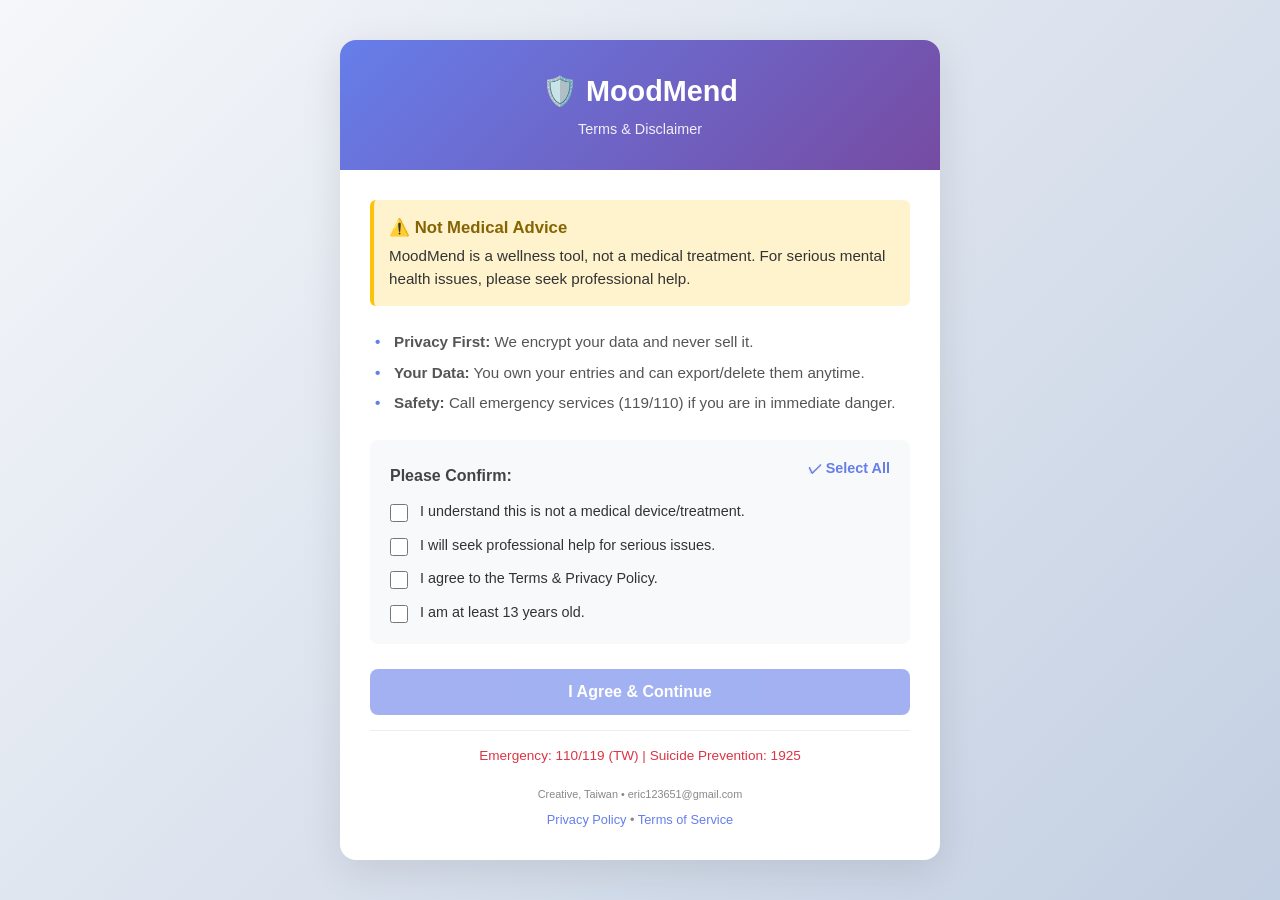
<file: index.html>
<!DOCTYPE html>
<html lang="zh-TW">

<head>
    <meta charset="UTF-8">
    <meta http-equiv="refresh" content="0;url=disclaimer.html">
    <meta name="viewport" content="width=device-width, initial-scale=1.0">
    <title>MoodMend - Loading...</title>
    <style>
        body {
            font-family: -apple-system, BlinkMacSystemFont, 'Segoe UI', Roboto, sans-serif;
            display: flex;
            justify-content: center;
            align-items: center;
            min-height: 100vh;
            margin: 0;
            background: linear-gradient(135deg, #667eea 0%, #764ba2 100%);
            color: white;
            text-align: center;
        }

        .container {
            padding: 40px;
        }

        h1 {
            font-size: 2.5em;
            margin-bottom: 20px;
        }

        p {
            font-size: 1.2em;
            opacity: 0.9;
        }

        a {
            color: white;
            text-decoration: underline;
        }

        .spinner {
            width: 50px;
            height: 50px;
            border: 5px solid rgba(255, 255, 255, 0.3);
            border-top-color: white;
            border-radius: 50%;
            animation: spin 1s linear infinite;
            margin: 30px auto;
        }

        @keyframes spin {
            to {
                transform: rotate(360deg);
            }
        }
    </style>
</head>

<body>
    <div class="container">
        <h1>🌟 MoodMend</h1>
        <div class="spinner"></div>
        <p>Redirecting to MoodMend...</p>
        <p style="font-size: 0.9em; margin-top: 20px;">
            If you are not redirected automatically,
            <a href="disclaimer.html">click here</a>.
        </p>
    </div>
</body>

</html>
</file>
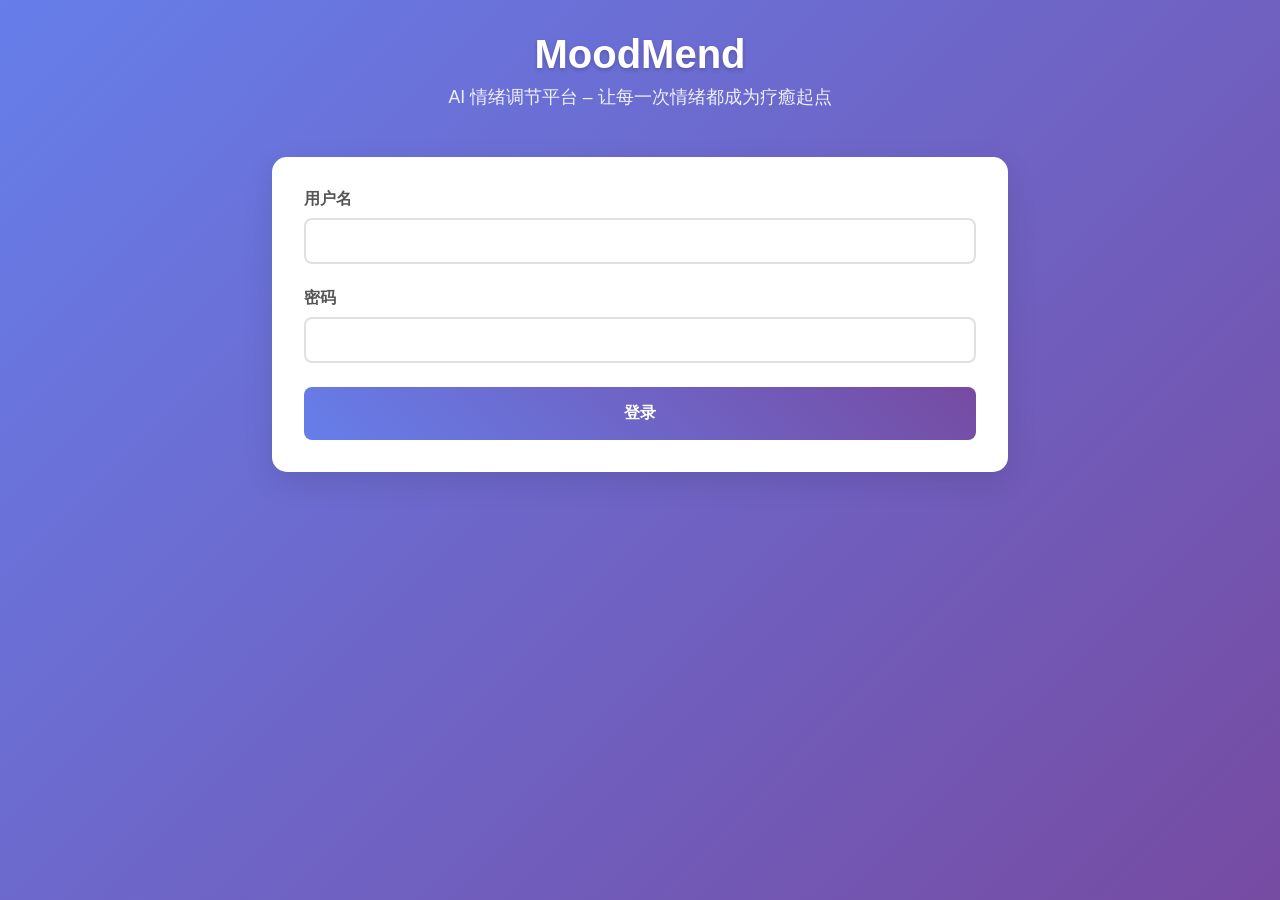
<file: frontend/index.html>
<!DOCTYPE html>
<html lang="zh-CN">
<head>
    <meta charset="UTF-8">
    <meta name="viewport" content="width=device-width, initial-scale=1.0">
    <title>MoodMend - 登录</title>
    <link rel="stylesheet" href="assets/style.css">
</head>
<body>
    <div class="container">
        <header>
            <h1>MoodMend</h1>
            <p>AI 情绪调节平台 – 让每一次情绪都成为疗癒起点</p>
        </header>
        
        <main class="login-form">
            <form id="loginForm">
                <div class="form-group">
                    <label for="username">用户名</label>
                    <input type="text" id="username" name="username" required>
                </div>
                <div class="form-group">
                    <label for="password">密码</label>
                    <input type="password" id="password" name="password" required>
                </div>
                <button type="submit">登录</button>
            </form>
        </main>
    </div>
    
    <script src="assets/script.js"></script>
</body>
</html>
</file>
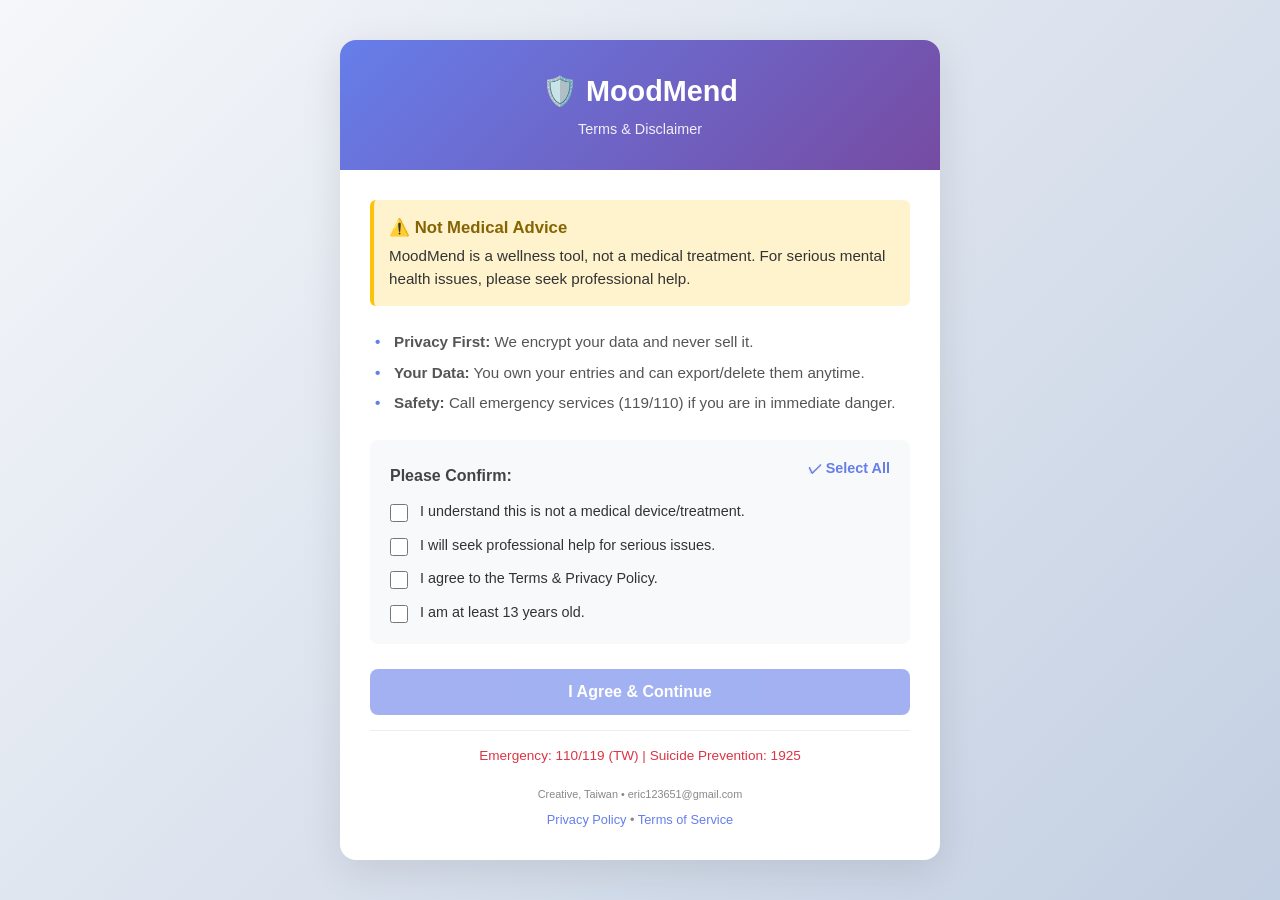
<file: src/frontend/index.html>
<!DOCTYPE html>
<html lang="zh-TW">

<head>
    <meta charset="UTF-8">
    <meta http-equiv="refresh" content="0;url=disclaimer.html">
    <meta name="viewport" content="width=device-width, initial-scale=1.0">
    <title>MoodMend - Loading...</title>
    <!-- PWA -->
    <link rel="manifest" href="/manifest.json">
    <link rel="apple-touch-icon" href="/icons/icon-moodmend.png">
    <meta name="theme-color" content="#FF69B4">
    <script>
        if ('serviceWorker' in navigator) {
            window.addEventListener('load', () => {
                navigator.serviceWorker.register('/sw.js', { scope: '/' });
            });
        }
    </script>
    <style>
        body {
            font-family: -apple-system, BlinkMacSystemFont, 'Segoe UI', Roboto, sans-serif;
            display: flex;
            justify-content: center;
            align-items: center;
            min-height: 100vh;
            margin: 0;
            background: linear-gradient(135deg, #667eea 0%, #764ba2 100%);
            color: white;
            text-align: center;
        }

        .container {
            padding: 40px;
        }

        h1 {
            font-size: 2.5em;
            margin-bottom: 20px;
        }

        p {
            font-size: 1.2em;
            opacity: 0.9;
        }

        a {
            color: white;
            text-decoration: underline;
        }

        .spinner {
            width: 50px;
            height: 50px;
            border: 5px solid rgba(255, 255, 255, 0.3);
            border-top-color: white;
            border-radius: 50%;
            animation: spin 1s linear infinite;
            margin: 30px auto;
        }

        @keyframes spin {
            to {
                transform: rotate(360deg);
            }
        }
    </style>
</head>

<body>
    <div class="container">
        <h1>🌟 MoodMend</h1>
        <div class="spinner"></div>
        <p>Redirecting to MoodMend...</p>
        <p style="font-size: 0.9em; margin-top: 20px;">
            If you are not redirected automatically,
            <a href="disclaimer.html">click here</a>.
        </p>
    </div>
</body>

</html>
</file>
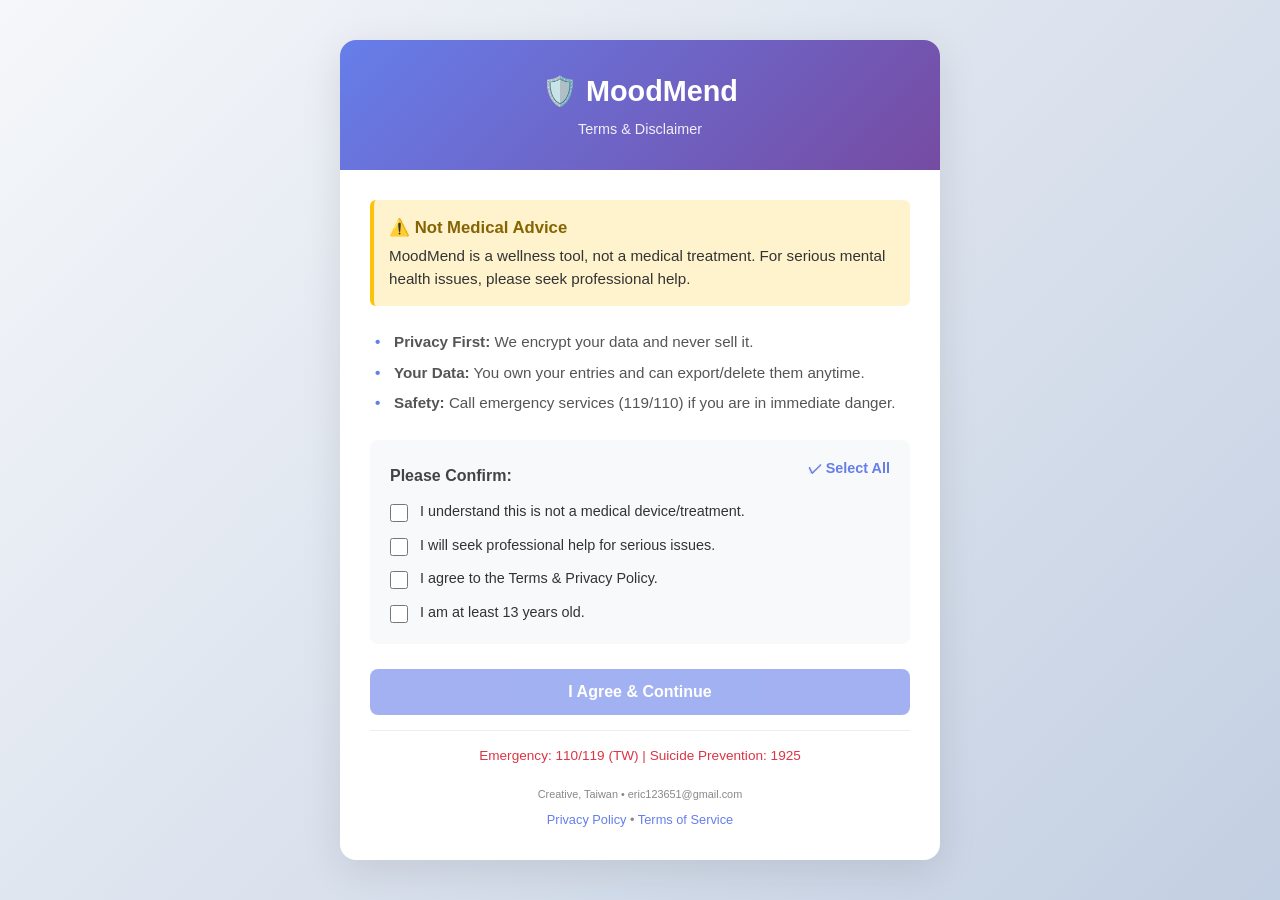
<file: disclaimer.html>
<!DOCTYPE html>
<html lang="zh-TW">

<head>
    <meta charset="UTF-8">
    <meta name="viewport" content="width=device-width, initial-scale=1.0">
    <title>MoodMend - Legal Disclaimer</title>
    <style>
        * {
            margin: 0;
            padding: 0;
            box-sizing: border-box;
        }

        body {
            font-family: -apple-system, BlinkMacSystemFont, 'Segoe UI', Roboto, sans-serif;
            line-height: 1.5;
            color: #333;
            background: linear-gradient(135deg, #f5f7fa 0%, #c3cfe2 100%);
            min-height: 100vh;
            display: flex;
            align-items: center;
            justify-content: center;
            padding: 20px;
        }

        .container {
            width: 100%;
            max-width: 600px;
            background: white;
            border-radius: 16px;
            box-shadow: 0 10px 40px rgba(0, 0, 0, 0.1);
            overflow: hidden;
        }

        .header {
            background: linear-gradient(135deg, #667eea 0%, #764ba2 100%);
            color: white;
            padding: 30px;
            text-align: center;
        }

        .header h1 {
            font-size: 1.8em;
            margin-bottom: 5px;
        }

        .header p {
            opacity: 0.9;
            font-size: 0.9em;
        }

        .content {
            padding: 30px;
        }

        .alert-box {
            background: #fff3cd;
            border-left: 4px solid #ffc107;
            padding: 15px;
            margin-bottom: 25px;
            border-radius: 6px;
            font-size: 0.95em;
        }

        .alert-box h3 {
            color: #856404;
            margin-bottom: 5px;
            font-size: 1.1em;
        }

        .rules-list {
            margin-bottom: 25px;
            font-size: 0.95em;
            color: #555;
        }

        .rules-list ul {
            list-style: none;
        }

        .rules-list li {
            margin-bottom: 8px;
            padding-left: 24px;
            position: relative;
        }

        .rules-list li::before {
            content: "•";
            color: #667eea;
            font-weight: bold;
            position: absolute;
            left: 5px;
        }

        .checkbox-group {
            background: #f8f9fa;
            padding: 20px;
            border-radius: 8px;
            margin-bottom: 25px;
        }

        .checkbox-item {
            display: flex;
            align-items: flex-start;
            margin-bottom: 12px;
            font-size: 0.9em;
        }

        .checkbox-item:last-child {
            margin-bottom: 0;
        }

        .checkbox-item input {
            width: 18px;
            height: 18px;
            margin-right: 12px;
            margin-top: 3px;
            cursor: pointer;
            accent-color: #667eea;
        }

        .checkbox-item label {
            cursor: pointer;
        }

        .actions {
            display: flex;
            flex-direction: column;
            gap: 10px;
        }

        .btn {
            border: none;
            padding: 14px;
            border-radius: 8px;
            font-size: 1em;
            font-weight: 600;
            cursor: pointer;
            transition: all 0.2s;
            width: 100%;
        }

        .btn-primary {
            background: #667eea;
            color: white;
        }

        .btn-primary:hover:not(:disabled) {
            background: #5a6268;
            transform: translateY(-1px);
        }

        .btn-primary:disabled {
            opacity: 0.6;
            cursor: not-allowed;
        }

        .btn-outline {
            background: transparent;
            border: 2px solid #e2e8f0;
            color: #64748b;
        }

        .btn-outline:hover {
            border-color: #cbd5e1;
            color: #475569;
        }

        .select-all-btn {
            background: none;
            border: none;
            color: #667eea;
            font-weight: 600;
            font-size: 0.9em;
            cursor: pointer;
            padding: 0;
            margin-bottom: 15px;
            display: inline-block;
        }

        .select-all-btn:hover {
            text-decoration: underline;
        }

        .footer {
            text-align: center;
            margin-top: 20px;
            font-size: 0.8em;
            color: #888;
        }

        .footer a {
            color: #667eea;
            text-decoration: none;
        }

        .contact-info {
            font-size: 0.85em;
            margin-top: 5px;
        }

        /* Crisis Helper */
        .crisis-line {
            font-size: 0.85em;
            text-align: center;
            color: #dc3545;
            margin-top: 15px;
            padding-top: 15px;
            border-top: 1px solid #eee;
        }
    </style>
</head>

<body>
    <div class="container">
        <div class="header">
            <h1>🛡️ MoodMend</h1>
            <p>Terms & Disclaimer</p>
        </div>

        <div class="content">
            <div class="alert-box">
                <h3>⚠️ Not Medical Advice</h3>
                <p>MoodMend is a wellness tool, not a medical treatment. For serious mental health issues, please seek
                    professional help.</p>
            </div>

            <div class="rules-list">
                <ul>
                    <li><strong>Privacy First:</strong> We encrypt your data and never sell it.</li>
                    <li><strong>Your Data:</strong> You own your entries and can export/delete them anytime.</li>
                    <li><strong>Safety:</strong> Call emergency services (119/110) if you are in immediate danger.</li>
                </ul>
            </div>

            <div class="checkbox-group">
                <div style="display: flex; justify-content: space-between; align-items: center; margin-bottom: 10px;">
                    <h4 style="color: #444;">Please Confirm:</h4>
                    <button class="select-all-btn" onclick="toggleAll()">✓ Select All</button>
                </div>

                <div class="checkbox-item">
                    <input type="checkbox" id="check1" class="term-check" onchange="checkState()">
                    <label for="check1">I understand this is not a medical device/treatment.</label>
                </div>
                <div class="checkbox-item">
                    <input type="checkbox" id="check2" class="term-check" onchange="checkState()">
                    <label for="check2">I will seek professional help for serious issues.</label>
                </div>
                <div class="checkbox-item">
                    <input type="checkbox" id="check3" class="term-check" onchange="checkState()">
                    <label for="check3">I agree to the Terms & Privacy Policy.</label>
                </div>
                <div class="checkbox-item">
                    <input type="checkbox" id="check4" class="term-check" onchange="checkState()">
                    <label for="check4">I am at least 13 years old.</label>
                </div>
            </div>

            <div class="actions">
                <button class="btn btn-primary" id="agreeBtn" disabled onclick="acceptTerms()">I Agree &
                    Continue</button>
            </div>

            <div class="crisis-line">
                Emergency: 110/119 (TW) | Suicide Prevention: 1925
            </div>

            <div class="footer">
                <div class="contact-info">
                    Creative, Taiwan • eric123651@gmail.com
                </div>
                <div style="margin-top: 8px;">
                    <a href="docs/PRIVACY_POLICY.md">Privacy Policy</a> •
                    <a href="docs/TERMS_OF_SERVICE.md">Terms of Service</a>
                </div>
            </div>
        </div>
    </div>

    <script>
        const checkboxes = document.querySelectorAll('.term-check');
        const agreeBtn = document.getElementById('agreeBtn');

        function checkState() {
            const allChecked = Array.from(checkboxes).every(cb => cb.checked);
            agreeBtn.disabled = !allChecked;
        }

        function toggleAll() {
            // Check if all are currently checked
            const allChecked = Array.from(checkboxes).every(cb => cb.checked);

            // Toggle state: if all checked, uncheck all. Otherwise, check all.
            checkboxes.forEach(cb => cb.checked = !allChecked);

            checkState();
        }

        function acceptTerms() {
            localStorage.setItem('moodmend_terms_accepted', 'true');
            localStorage.setItem('moodmend_terms_date', new Date().toISOString());
            window.location.href = 'src/frontend/moodmend_ui_demo.html';
        }

        // Check previous acceptance
        if (localStorage.getItem('moodmend_terms_accepted') === 'true') {
            // window.location.href = 'src/frontend/moodmend_ui_demo.html'; // Uncomment to auto-redirect
        }
    </script>
</body>

</html>
</file>
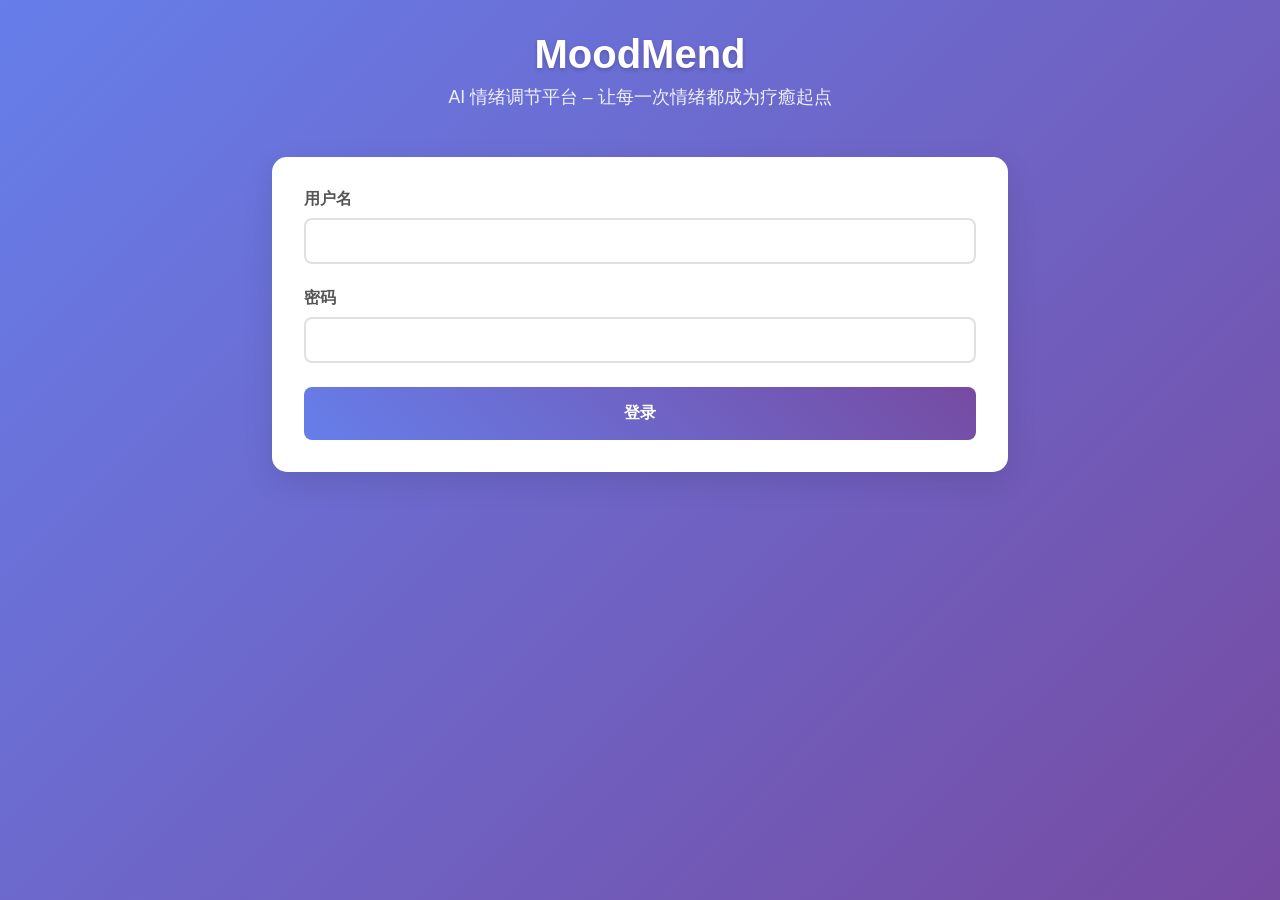
<file: frontend/interact.html>
<!DOCTYPE html>
<html lang="zh-CN">
<head>
    <meta charset="UTF-8">
    <meta name="viewport" content="width=device-width, initial-scale=1.0">
    <title>MoodMend - 情绪互动</title>
    <link rel="stylesheet" href="assets/style.css">
</head>
<body>
    <div class="container">
        <header>
            <h1>MoodMend</h1>
            <p>请分享你的感受</p>
        </header>
        
        <main class="interact-container">
            <div class="voice-input">
                <button id="voiceButton" class="voice-btn">
                    <img src="icons/MoodMend_Voice_Button_Simple.svg" alt="语音输入">
                </button>
                <p id="statusText">点击开始录音</p>
            </div>
            
            <div id="resultContainer" class="hidden">
                <h3>分析结果</h3>
                <div id="emotionBadge" class="emotion-badge">
                    <!-- 情绪徽章将在此显示 -->
                </div>
                <p id="analysisText"></p>
            </div>
        </main>
    </div>
    
    <script src="assets/script.js"></script>
</body>
</html>
</file>
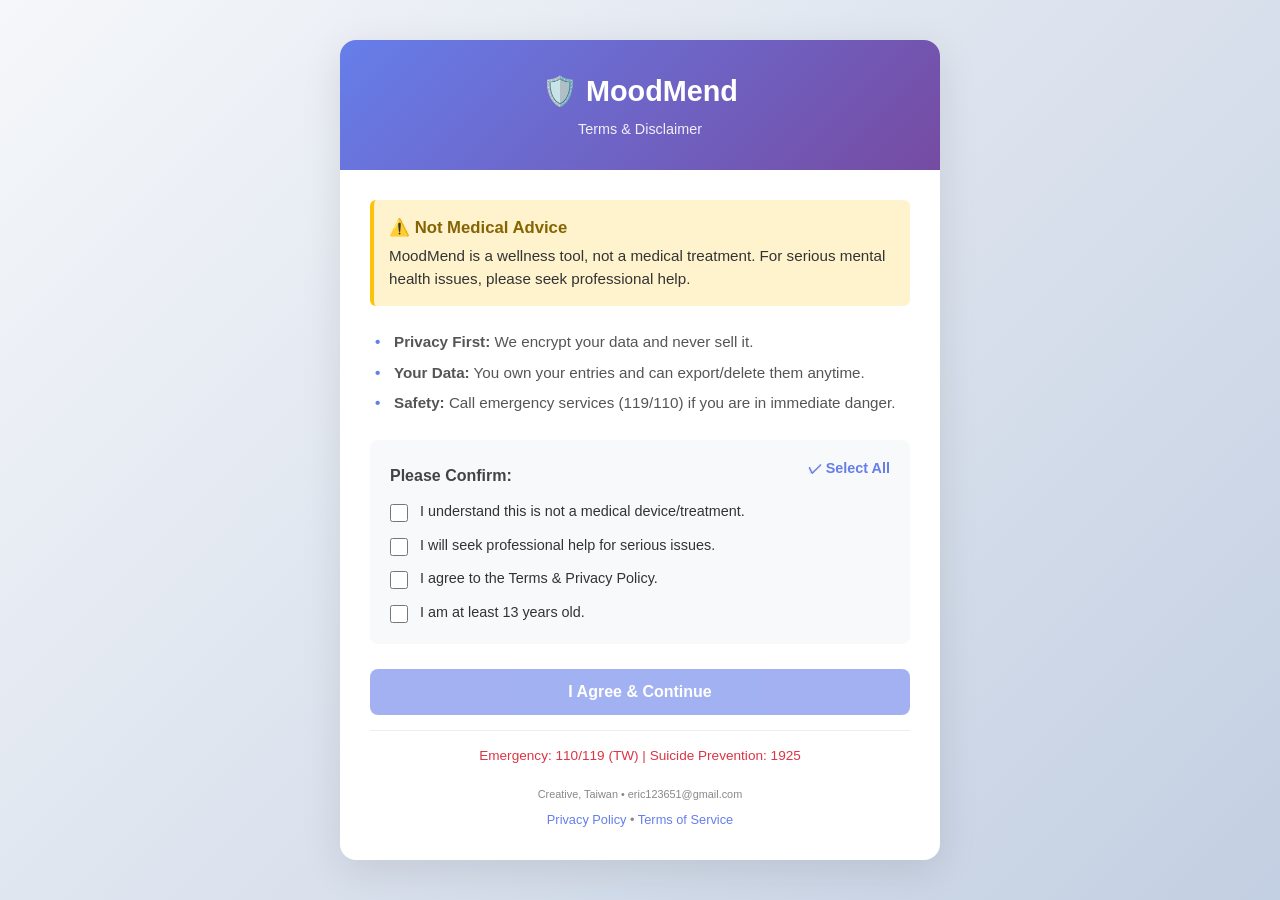
<file: src/frontend/disclaimer.html>
<!DOCTYPE html>
<html lang="zh-TW">

<head>
    <meta charset="UTF-8">
    <meta name="viewport" content="width=device-width, initial-scale=1.0">
    <title>MoodMend - Legal Disclaimer</title>
    <!-- PWA -->
    <link rel="manifest" href="/manifest.json">
    <link rel="apple-touch-icon" href="/icons/icon-moodmend.png">
    <meta name="theme-color" content="#FF69B4">
    <script>
        if ('serviceWorker' in navigator) {
            window.addEventListener('load', () => {
                navigator.serviceWorker.register('/sw.js', { scope: '/' });
            });
        }
    </script>
    <style>
        * {
            margin: 0;
            padding: 0;
            box-sizing: border-box;
        }

        body {
            font-family: -apple-system, BlinkMacSystemFont, 'Segoe UI', Roboto, sans-serif;
            line-height: 1.5;
            color: #333;
            background: linear-gradient(135deg, #f5f7fa 0%, #c3cfe2 100%);
            min-height: 100vh;
            display: flex;
            align-items: center;
            justify-content: center;
            padding: 20px;
        }

        .container {
            width: 100%;
            max-width: 600px;
            background: white;
            border-radius: 16px;
            box-shadow: 0 10px 40px rgba(0, 0, 0, 0.1);
            overflow: hidden;
        }

        .header {
            background: linear-gradient(135deg, #667eea 0%, #764ba2 100%);
            color: white;
            padding: 30px;
            text-align: center;
        }

        .header h1 {
            font-size: 1.8em;
            margin-bottom: 5px;
        }

        .header p {
            opacity: 0.9;
            font-size: 0.9em;
        }

        .content {
            padding: 30px;
        }

        .alert-box {
            background: #fff3cd;
            border-left: 4px solid #ffc107;
            padding: 15px;
            margin-bottom: 25px;
            border-radius: 6px;
            font-size: 0.95em;
        }

        .alert-box h3 {
            color: #856404;
            margin-bottom: 5px;
            font-size: 1.1em;
        }

        .rules-list {
            margin-bottom: 25px;
            font-size: 0.95em;
            color: #555;
        }

        .rules-list ul {
            list-style: none;
        }

        .rules-list li {
            margin-bottom: 8px;
            padding-left: 24px;
            position: relative;
        }

        .rules-list li::before {
            content: "•";
            color: #667eea;
            font-weight: bold;
            position: absolute;
            left: 5px;
        }

        .checkbox-group {
            background: #f8f9fa;
            padding: 20px;
            border-radius: 8px;
            margin-bottom: 25px;
        }

        .checkbox-item {
            display: flex;
            align-items: flex-start;
            margin-bottom: 12px;
            font-size: 0.9em;
        }

        .checkbox-item:last-child {
            margin-bottom: 0;
        }

        .checkbox-item input {
            width: 18px;
            height: 18px;
            margin-right: 12px;
            margin-top: 3px;
            cursor: pointer;
            accent-color: #667eea;
        }

        .checkbox-item label {
            cursor: pointer;
        }

        .actions {
            display: flex;
            flex-direction: column;
            gap: 10px;
        }

        .btn {
            border: none;
            padding: 14px;
            border-radius: 8px;
            font-size: 1em;
            font-weight: 600;
            cursor: pointer;
            transition: all 0.2s;
            width: 100%;
        }

        .btn-primary {
            background: #667eea;
            color: white;
        }

        .btn-primary:hover:not(:disabled) {
            background: #5a6268;
            transform: translateY(-1px);
        }

        .btn-primary:disabled {
            opacity: 0.6;
            cursor: not-allowed;
        }

        .btn-outline {
            background: transparent;
            border: 2px solid #e2e8f0;
            color: #64748b;
        }

        .btn-outline:hover {
            border-color: #cbd5e1;
            color: #475569;
        }

        .select-all-btn {
            background: none;
            border: none;
            color: #667eea;
            font-weight: 600;
            font-size: 0.9em;
            cursor: pointer;
            padding: 0;
            margin-bottom: 15px;
            display: inline-block;
        }

        .select-all-btn:hover {
            text-decoration: underline;
        }

        .footer {
            text-align: center;
            margin-top: 20px;
            font-size: 0.8em;
            color: #888;
        }

        .footer a {
            color: #667eea;
            text-decoration: none;
        }

        .contact-info {
            font-size: 0.85em;
            margin-top: 5px;
        }

        /* Crisis Helper */
        .crisis-line {
            font-size: 0.85em;
            text-align: center;
            color: #dc3545;
            margin-top: 15px;
            padding-top: 15px;
            border-top: 1px solid #eee;
        }
    </style>
</head>

<body>
    <div class="container">
        <div class="header">
            <h1>🛡️ MoodMend</h1>
            <p>Terms & Disclaimer</p>
        </div>

        <div class="content">
            <div class="alert-box">
                <h3>⚠️ Not Medical Advice</h3>
                <p>MoodMend is a wellness tool, not a medical treatment. For serious mental health issues, please seek
                    professional help.</p>
            </div>

            <div class="rules-list">
                <ul>
                    <li><strong>Privacy First:</strong> We encrypt your data and never sell it.</li>
                    <li><strong>Your Data:</strong> You own your entries and can export/delete them anytime.</li>
                    <li><strong>Safety:</strong> Call emergency services (119/110) if you are in immediate danger.</li>
                </ul>
            </div>

            <div class="checkbox-group">
                <div style="display: flex; justify-content: space-between; align-items: center; margin-bottom: 10px;">
                    <h4 style="color: #444;">Please Confirm:</h4>
                    <button class="select-all-btn" onclick="toggleAll()">✓ Select All</button>
                </div>

                <div class="checkbox-item">
                    <input type="checkbox" id="check1" class="term-check" onchange="checkState()">
                    <label for="check1">I understand this is not a medical device/treatment.</label>
                </div>
                <div class="checkbox-item">
                    <input type="checkbox" id="check2" class="term-check" onchange="checkState()">
                    <label for="check2">I will seek professional help for serious issues.</label>
                </div>
                <div class="checkbox-item">
                    <input type="checkbox" id="check3" class="term-check" onchange="checkState()">
                    <label for="check3">I agree to the Terms & Privacy Policy.</label>
                </div>
                <div class="checkbox-item">
                    <input type="checkbox" id="check4" class="term-check" onchange="checkState()">
                    <label for="check4">I am at least 13 years old.</label>
                </div>
            </div>

            <div class="actions">
                <button class="btn btn-primary" id="agreeBtn" disabled onclick="acceptTerms()">I Agree &
                    Continue</button>
            </div>

            <div class="crisis-line">
                Emergency: 110/119 (TW) | Suicide Prevention: 1925
            </div>

            <div class="footer">
                <div class="contact-info">
                    Creative, Taiwan • eric123651@gmail.com
                </div>
                <div style="margin-top: 8px;">
                    <a href="docs/PRIVACY_POLICY.md">Privacy Policy</a> •
                    <a href="docs/TERMS_OF_SERVICE.md">Terms of Service</a>
                </div>
            </div>
        </div>
    </div>

    <script>
        const checkboxes = document.querySelectorAll('.term-check');
        const agreeBtn = document.getElementById('agreeBtn');

        function checkState() {
            const allChecked = Array.from(checkboxes).every(cb => cb.checked);
            agreeBtn.disabled = !allChecked;
        }

        function toggleAll() {
            // Check if all are currently checked
            const allChecked = Array.from(checkboxes).every(cb => cb.checked);

            // Toggle state: if all checked, uncheck all. Otherwise, check all.
            checkboxes.forEach(cb => cb.checked = !allChecked);

            checkState();
        }

        function acceptTerms() {
            localStorage.setItem('moodmend_terms_accepted', 'true');
            localStorage.setItem('moodmend_terms_date', new Date().toISOString());
            window.location.href = 'moodmend_ui_demo.html';
        }

        // Check previous acceptance
        if (localStorage.getItem('moodmend_terms_accepted') === 'true') {
            // window.location.href = 'src/frontend/moodmend_ui_demo.html'; // Uncomment to auto-redirect
        }
    </script>
</body>

</html>
</file>
<file: frontend/assets/style.css>
/* MoodMend 全局样式 */
* {
    margin: 0;
    padding: 0;
    box-sizing: border-box;
}

body {
    font-family: 'PingFang SC', 'Helvetica Neue', Arial, sans-serif;
    background: linear-gradient(135deg, #667eea 0%, #764ba2 100%);
    min-height: 100vh;
    color: #333;
}

.container {
    max-width: 800px;
    margin: 0 auto;
    padding: 2rem;
}

header {
    text-align: center;
    margin-bottom: 3rem;
}

header h1 {
    font-size: 2.5rem;
    color: white;
    margin-bottom: 0.5rem;
    text-shadow: 0 2px 4px rgba(0,0,0,0.2);
}

header p {
    color: rgba(255,255,255,0.9);
    font-size: 1.1rem;
}

/* 登录表单样式 */
.login-form {
    background: white;
    border-radius: 15px;
    padding: 2rem;
    box-shadow: 0 10px 30px rgba(0,0,0,0.1);
}

.form-group {
    margin-bottom: 1.5rem;
}

.form-group label {
    display: block;
    margin-bottom: 0.5rem;
    font-weight: 600;
    color: #555;
}

.form-group input {
    width: 100%;
    padding: 0.75rem;
    border: 2px solid #e0e0e0;
    border-radius: 8px;
    font-size: 1rem;
    transition: border-color 0.3s;
}

.form-group input:focus {
    outline: none;
    border-color: #667eea;
}

button {
    background: linear-gradient(45deg, #667eea, #764ba2);
    color: white;
    border: none;
    padding: 1rem 2rem;
    border-radius: 8px;
    font-size: 1rem;
    font-weight: 600;
    cursor: pointer;
    transition: transform 0.2s;
    width: 100%;
}

button:hover {
    transform: translateY(-2px);
}

/* 互动页面样式 */
.interact-container {
    background: white;
    border-radius: 15px;
    padding: 2rem;
    box-shadow: 0 10px 30px rgba(0,0,0,0.1);
    text-align: center;
}

.voice-input {
    display: flex;
    flex-direction: column;
    align-items: center;
    gap: 1rem;
}

.voice-btn {
    background: none;
    border: none;
    padding: 0;
    width: 120px;
    height: 120px;
    cursor: pointer;
    transition: transform 0.3s;
}

.voice-btn img {
    width: 100%;
    height: 100%;
}

.voice-btn:hover {
    transform: scale(1.05);
}

#statusText {
    font-size: 1.2rem;
    color: #555;
}

/* 情绪徽章样式 */
.emotion-badge {
    display: inline-block;
    padding: 0.5rem 1rem;
    border-radius: 20px;
    font-weight: 600;
    margin: 1rem 0;
}

.emotion-badge.happy {
    background-color: #ffd93d;
    color: #6b5b00;
}

.emotion-badge.sad {
    background-color: #6bcff6;
    color: #004b66;
}

.emotion-badge.angry {
    background-color: #ff6b6b;
    color: #660000;
}

.emotion-badge.calm {
    background-color: #95e1d3;
    color: #006655;
}

.emotion-badge.neutral {
    background-color: #f8b500;
    color: #664c00;
}

/* 结果容器样式 */
#resultContainer {
    margin-top: 2rem;
}

#resultContainer.hidden {
    display: none;
}

#analysisText {
    font-size: 1.1rem;
    color: #555;
    line-height: 1.6;
}

/* 日志页面样式 */
.log-container {
    background: white;
    border-radius: 15px;
    padding: 2rem;
    box-shadow: 0 10px 30px rgba(0,0,0,0.1);
}

.chart-container {
    margin-bottom: 2rem;
    height: 300px;
}

.log-list h3 {
    margin-bottom: 1rem;
    color: #555;
}

#logsContainer {
    max-height: 300px;
    overflow-y: auto;
}

.log-entry {
    background: #f5f5f5;
    border-radius: 8px;
    padding: 1rem;
    margin-bottom: 0.5rem;
    display: flex;
    justify-content: space-between;
    align-items: center;
}

.log-entry .emotion {
    font-weight: 600;
}

.log-entry .timestamp {
    color: #888;
    font-size: 0.9rem;
}

/* 响应式设计 */
@media (max-width: 600px) {
    .container {
        padding: 1rem;
    }
    
    header h1 {
        font-size: 2rem;
    }
    
    .voice-btn {
        width: 100px;
        height: 100px;
    }
}
</file>
